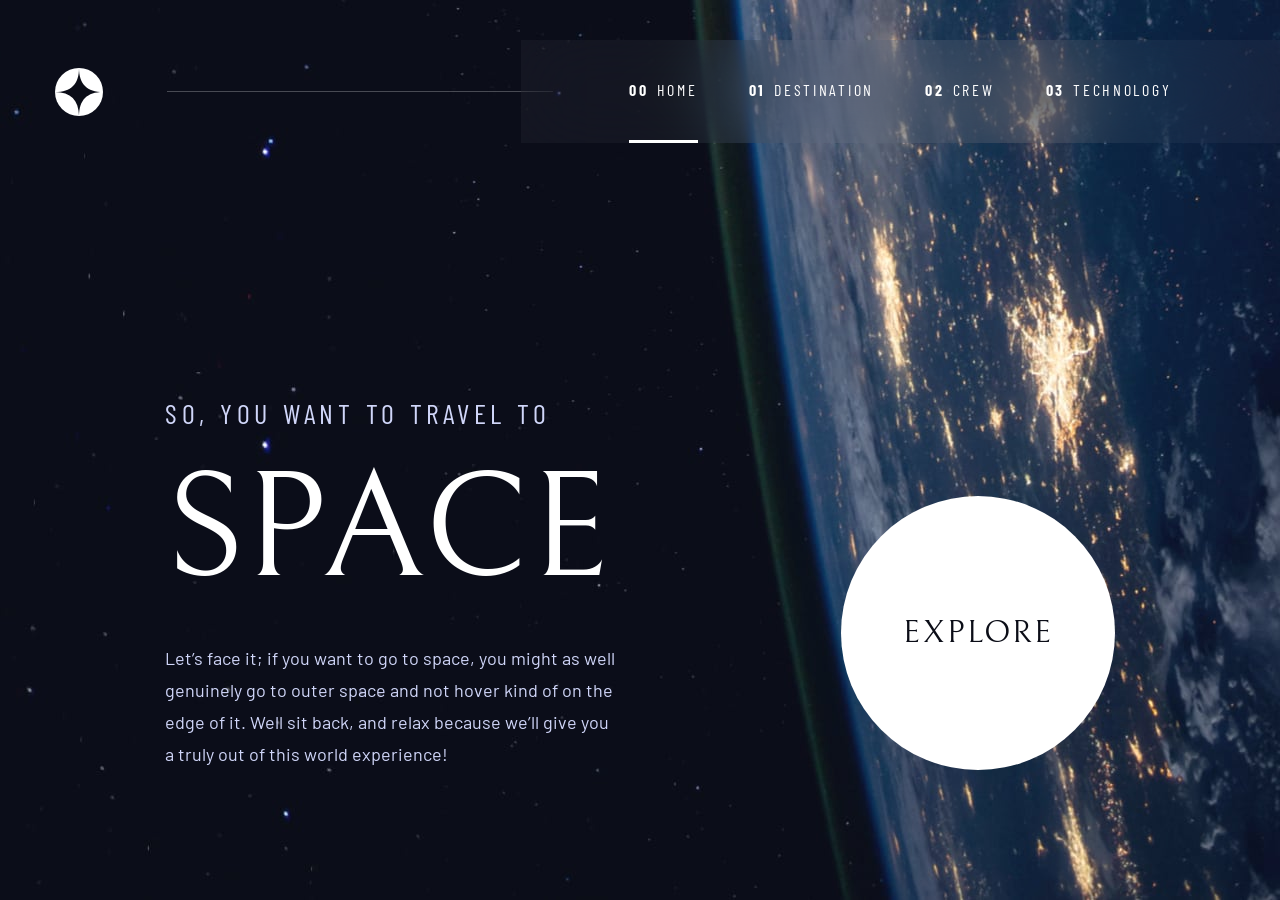
<file: index.html>
<!DOCTYPE html>
<html lang="en">
<head>
  <meta charset="UTF-8">
  <meta name="viewport" content="width=device-width, initial-scale=1.0">
  <meta name="description" content="Space tourism: pick a destination, meet the crew and discover the technology behind your trip.">
  <title>Home | Space tourism website</title>
  <link rel="icon" type="image/png" sizes="32x32" href="assets/favicon-32x32.png">
  <link rel="preconnect" href="https://fonts.googleapis.com">
  <link rel="preconnect" href="https://fonts.gstatic.com" crossorigin>
  <link rel="stylesheet" href="https://fonts.googleapis.com/css2?family=Barlow+Condensed:wght@400;700&family=Barlow:wght@400&family=Bellefair&display=swap">
  <link rel="stylesheet" href="styles.css">
  <script>document.documentElement.classList.add('js')</script>
  <script src="menu.js" defer></script>
</head>
<body class="home">
  <a class="skip-link" href="#main">Skip to content</a>
  <header class="site-header">
    <a class="logo" href="index.html"><img src="assets/shared/logo.svg" alt="Space tourism, home" width="48" height="48"></a>
    <button class="menu-toggle" type="button" aria-expanded="false" aria-controls="primary-nav">
      <img class="icon-open" src="assets/shared/icon-hamburger.svg" alt="" width="24" height="21">
      <img class="icon-close" src="assets/shared/icon-close.svg" alt="" width="20" height="21">
      <span class="sr-only">Menu</span>
    </button>
    <nav id="primary-nav" class="primary-nav" aria-label="Main">
        <ul>
          <li><a href="index.html" aria-current="page"><span class="nav-index" aria-hidden="true">00</span> Home</a></li>
          <li><a href="destination-moon.html"><span class="nav-index" aria-hidden="true">01</span> Destination</a></li>
          <li><a href="crew-commander.html"><span class="nav-index" aria-hidden="true">02</span> Crew</a></li>
          <li><a href="technology-vehicle.html"><span class="nav-index" aria-hidden="true">03</span> Technology</a></li>
        </ul>
    </nav>
  </header>
  <main id="main" class="main-home">
    <div class="intro">
      <h1><span class="tagline">So, you want to travel to</span> <span class="display">Space</span></h1>
      <p>Let’s face it; if you want to go to space, you might as well genuinely go to outer space and not hover kind of on the edge of it. Well sit back, and relax because we’ll give you a truly out of this world experience!</p>
    </div>
    <a class="explore" href="destination-moon.html">Explore</a>
  </main>
</body>
</html>
</file>
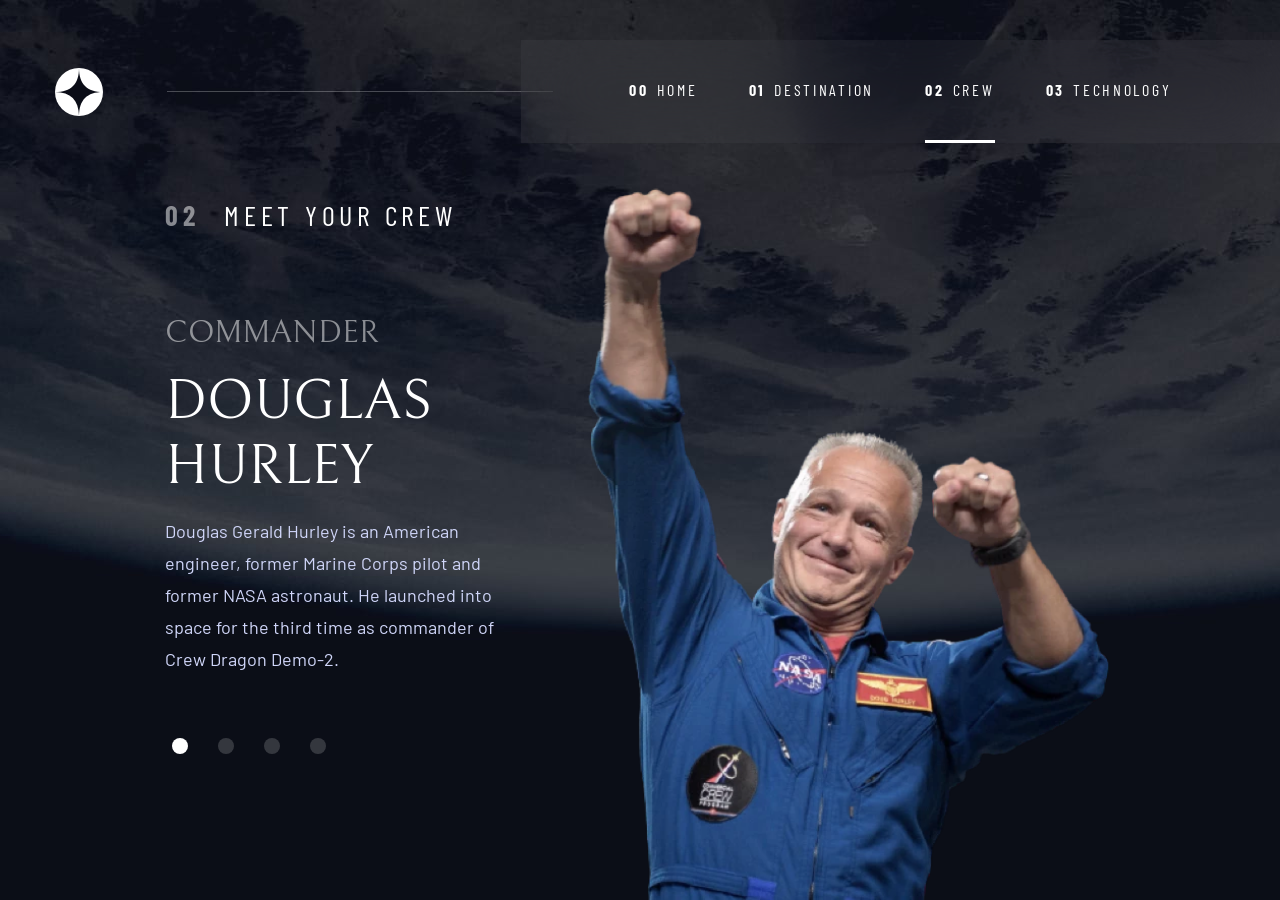
<file: crew-commander.html>
<!DOCTYPE html>
<html lang="en">
<head>
  <meta charset="UTF-8">
  <meta name="viewport" content="width=device-width, initial-scale=1.0">
  <meta name="description" content="Space tourism: pick a destination, meet the crew and discover the technology behind your trip.">
  <title>Douglas Hurley | Space tourism website</title>
  <link rel="icon" type="image/png" sizes="32x32" href="assets/favicon-32x32.png">
  <link rel="preconnect" href="https://fonts.googleapis.com">
  <link rel="preconnect" href="https://fonts.gstatic.com" crossorigin>
  <link rel="stylesheet" href="https://fonts.googleapis.com/css2?family=Barlow+Condensed:wght@400;700&family=Barlow:wght@400&family=Bellefair&display=swap">
  <link rel="stylesheet" href="styles.css">
  <script>document.documentElement.classList.add('js')</script>
  <script src="menu.js" defer></script>
</head>
<body class="crew">
  <a class="skip-link" href="#main">Skip to content</a>
  <header class="site-header">
    <a class="logo" href="index.html"><img src="assets/shared/logo.svg" alt="Space tourism, home" width="48" height="48"></a>
    <button class="menu-toggle" type="button" aria-expanded="false" aria-controls="primary-nav">
      <img class="icon-open" src="assets/shared/icon-hamburger.svg" alt="" width="24" height="21">
      <img class="icon-close" src="assets/shared/icon-close.svg" alt="" width="20" height="21">
      <span class="sr-only">Menu</span>
    </button>
    <nav id="primary-nav" class="primary-nav" aria-label="Main">
        <ul>
          <li><a href="index.html"><span class="nav-index" aria-hidden="true">00</span> Home</a></li>
          <li><a href="destination-moon.html"><span class="nav-index" aria-hidden="true">01</span> Destination</a></li>
          <li><a href="crew-commander.html" aria-current="page"><span class="nav-index" aria-hidden="true">02</span> Crew</a></li>
          <li><a href="technology-vehicle.html"><span class="nav-index" aria-hidden="true">03</span> Technology</a></li>
        </ul>
    </nav>
  </header>
  <main id="main" class="main-crew">
    <h1 class="page-title"><span class="page-title-index" aria-hidden="true">02</span> Meet your crew</h1>
    <picture class="crew-image">
      <source type="image/webp" srcset="assets/crew/image-douglas-hurley.webp">
      <img src="assets/crew/image-douglas-hurley.png" alt="Portrait of Douglas Hurley" width="568" height="712" fetchpriority="high">
    </picture>
    <div class="crew-body">
      <nav class="dots" aria-label="Crew members">
        <ul>
          <li><a href="crew-commander.html" aria-current="page"><span class="sr-only">Douglas Hurley, Commander</span></a></li>
          <li><a href="crew-specialist.html"><span class="sr-only">Mark Shuttleworth, Mission Specialist</span></a></li>
          <li><a href="crew-pilot.html"><span class="sr-only">Victor Glover, Pilot</span></a></li>
          <li><a href="crew-engineer.html"><span class="sr-only">Anousheh Ansari, Flight Engineer</span></a></li>
        </ul>
      </nav>
      <div class="crew-text">
        <h2 class="crew-heading"><span class="role">Commander</span> <span class="name">Douglas Hurley</span></h2>
        <p class="description">Douglas Gerald Hurley is an American engineer, former Marine Corps pilot and former NASA astronaut. He launched into space for the third time as commander of Crew Dragon Demo-2.</p>
      </div>
    </div>
  </main>
</body>
</html>
</file>
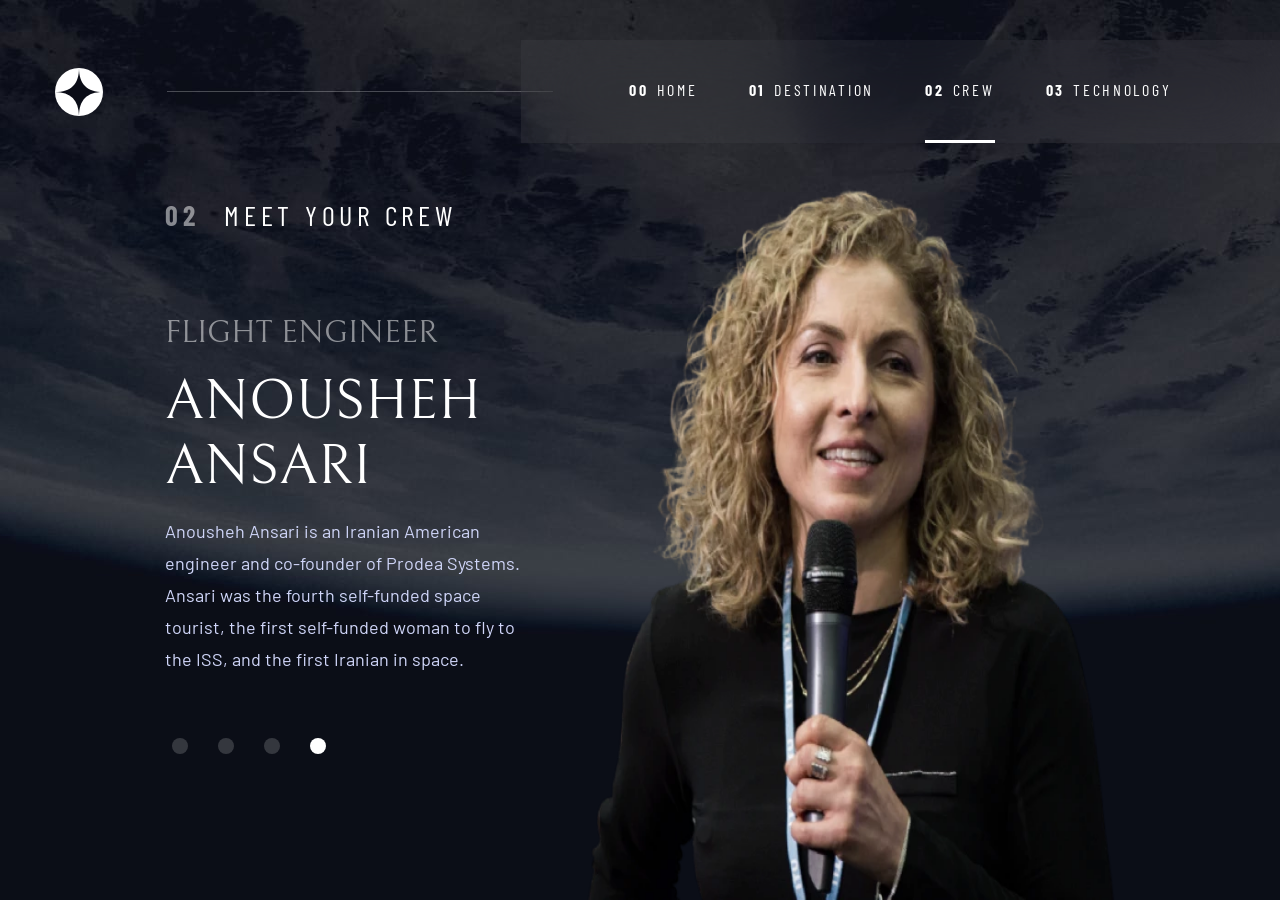
<file: crew-engineer.html>
<!DOCTYPE html>
<html lang="en">
<head>
  <meta charset="UTF-8">
  <meta name="viewport" content="width=device-width, initial-scale=1.0">
  <meta name="description" content="Space tourism: pick a destination, meet the crew and discover the technology behind your trip.">
  <title>Anousheh Ansari | Space tourism website</title>
  <link rel="icon" type="image/png" sizes="32x32" href="assets/favicon-32x32.png">
  <link rel="preconnect" href="https://fonts.googleapis.com">
  <link rel="preconnect" href="https://fonts.gstatic.com" crossorigin>
  <link rel="stylesheet" href="https://fonts.googleapis.com/css2?family=Barlow+Condensed:wght@400;700&family=Barlow:wght@400&family=Bellefair&display=swap">
  <link rel="stylesheet" href="styles.css">
  <script>document.documentElement.classList.add('js')</script>
  <script src="menu.js" defer></script>
</head>
<body class="crew">
  <a class="skip-link" href="#main">Skip to content</a>
  <header class="site-header">
    <a class="logo" href="index.html"><img src="assets/shared/logo.svg" alt="Space tourism, home" width="48" height="48"></a>
    <button class="menu-toggle" type="button" aria-expanded="false" aria-controls="primary-nav">
      <img class="icon-open" src="assets/shared/icon-hamburger.svg" alt="" width="24" height="21">
      <img class="icon-close" src="assets/shared/icon-close.svg" alt="" width="20" height="21">
      <span class="sr-only">Menu</span>
    </button>
    <nav id="primary-nav" class="primary-nav" aria-label="Main">
        <ul>
          <li><a href="index.html"><span class="nav-index" aria-hidden="true">00</span> Home</a></li>
          <li><a href="destination-moon.html"><span class="nav-index" aria-hidden="true">01</span> Destination</a></li>
          <li><a href="crew-commander.html" aria-current="page"><span class="nav-index" aria-hidden="true">02</span> Crew</a></li>
          <li><a href="technology-vehicle.html"><span class="nav-index" aria-hidden="true">03</span> Technology</a></li>
        </ul>
    </nav>
  </header>
  <main id="main" class="main-crew">
    <h1 class="page-title"><span class="page-title-index" aria-hidden="true">02</span> Meet your crew</h1>
    <picture class="crew-image">
      <source type="image/webp" srcset="assets/crew/image-anousheh-ansari.webp">
      <img src="assets/crew/image-anousheh-ansari.png" alt="Portrait of Anousheh Ansari" width="568" height="712">
    </picture>
    <div class="crew-body">
      <nav class="dots" aria-label="Crew members">
        <ul>
          <li><a href="crew-commander.html"><span class="sr-only">Douglas Hurley, Commander</span></a></li>
          <li><a href="crew-specialist.html"><span class="sr-only">Mark Shuttleworth, Mission Specialist</span></a></li>
          <li><a href="crew-pilot.html"><span class="sr-only">Victor Glover, Pilot</span></a></li>
          <li><a href="crew-engineer.html" aria-current="page"><span class="sr-only">Anousheh Ansari, Flight Engineer</span></a></li>
        </ul>
      </nav>
      <div class="crew-text">
        <h2 class="crew-heading"><span class="role">Flight Engineer</span> <span class="name">Anousheh Ansari</span></h2>
        <p class="description">Anousheh Ansari is an Iranian American engineer and co-founder of Prodea Systems. Ansari was the fourth self-funded space tourist, the first self-funded woman to fly to the ISS, and the first Iranian in space.</p>
      </div>
    </div>
  </main>
</body>
</html>
</file>
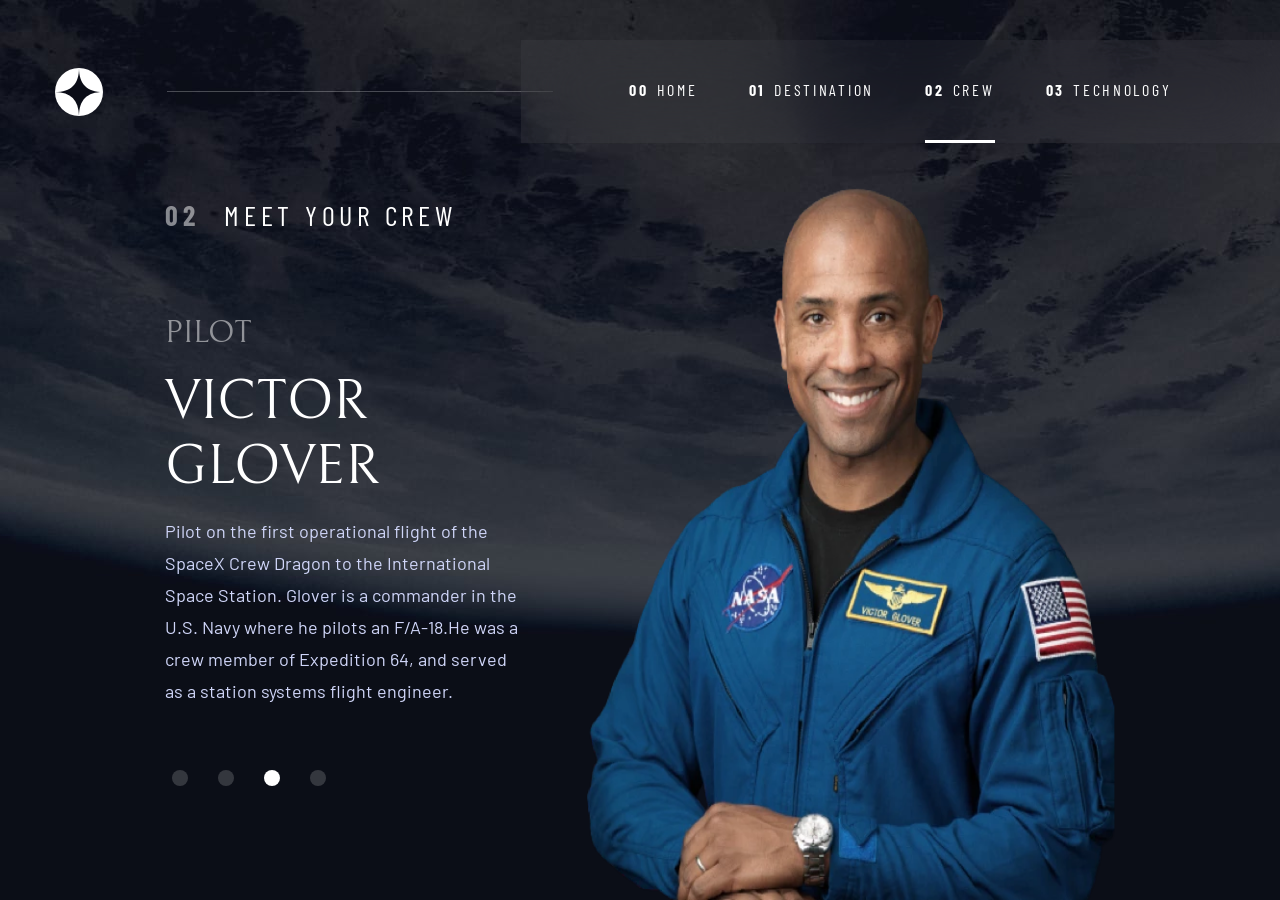
<file: crew-pilot.html>
<!DOCTYPE html>
<html lang="en">
<head>
  <meta charset="UTF-8">
  <meta name="viewport" content="width=device-width, initial-scale=1.0">
  <meta name="description" content="Space tourism: pick a destination, meet the crew and discover the technology behind your trip.">
  <title>Victor Glover | Space tourism website</title>
  <link rel="icon" type="image/png" sizes="32x32" href="assets/favicon-32x32.png">
  <link rel="preconnect" href="https://fonts.googleapis.com">
  <link rel="preconnect" href="https://fonts.gstatic.com" crossorigin>
  <link rel="stylesheet" href="https://fonts.googleapis.com/css2?family=Barlow+Condensed:wght@400;700&family=Barlow:wght@400&family=Bellefair&display=swap">
  <link rel="stylesheet" href="styles.css">
  <script>document.documentElement.classList.add('js')</script>
  <script src="menu.js" defer></script>
</head>
<body class="crew">
  <a class="skip-link" href="#main">Skip to content</a>
  <header class="site-header">
    <a class="logo" href="index.html"><img src="assets/shared/logo.svg" alt="Space tourism, home" width="48" height="48"></a>
    <button class="menu-toggle" type="button" aria-expanded="false" aria-controls="primary-nav">
      <img class="icon-open" src="assets/shared/icon-hamburger.svg" alt="" width="24" height="21">
      <img class="icon-close" src="assets/shared/icon-close.svg" alt="" width="20" height="21">
      <span class="sr-only">Menu</span>
    </button>
    <nav id="primary-nav" class="primary-nav" aria-label="Main">
        <ul>
          <li><a href="index.html"><span class="nav-index" aria-hidden="true">00</span> Home</a></li>
          <li><a href="destination-moon.html"><span class="nav-index" aria-hidden="true">01</span> Destination</a></li>
          <li><a href="crew-commander.html" aria-current="page"><span class="nav-index" aria-hidden="true">02</span> Crew</a></li>
          <li><a href="technology-vehicle.html"><span class="nav-index" aria-hidden="true">03</span> Technology</a></li>
        </ul>
    </nav>
  </header>
  <main id="main" class="main-crew">
    <h1 class="page-title"><span class="page-title-index" aria-hidden="true">02</span> Meet your crew</h1>
    <picture class="crew-image">
      <source type="image/webp" srcset="assets/crew/image-victor-glover.webp">
      <img src="assets/crew/image-victor-glover.png" alt="Portrait of Victor Glover" width="568" height="712">
    </picture>
    <div class="crew-body">
      <nav class="dots" aria-label="Crew members">
        <ul>
          <li><a href="crew-commander.html"><span class="sr-only">Douglas Hurley, Commander</span></a></li>
          <li><a href="crew-specialist.html"><span class="sr-only">Mark Shuttleworth, Mission Specialist</span></a></li>
          <li><a href="crew-pilot.html" aria-current="page"><span class="sr-only">Victor Glover, Pilot</span></a></li>
          <li><a href="crew-engineer.html"><span class="sr-only">Anousheh Ansari, Flight Engineer</span></a></li>
        </ul>
      </nav>
      <div class="crew-text">
        <h2 class="crew-heading"><span class="role">Pilot</span> <span class="name">Victor Glover</span></h2>
        <p class="description">Pilot on the first operational flight of the SpaceX Crew Dragon to the International Space Station. Glover is a commander in the U.S. Navy where he pilots an F/A-18.He was a crew member of Expedition 64, and served as a station systems flight engineer.</p>
      </div>
    </div>
  </main>
</body>
</html>
</file>
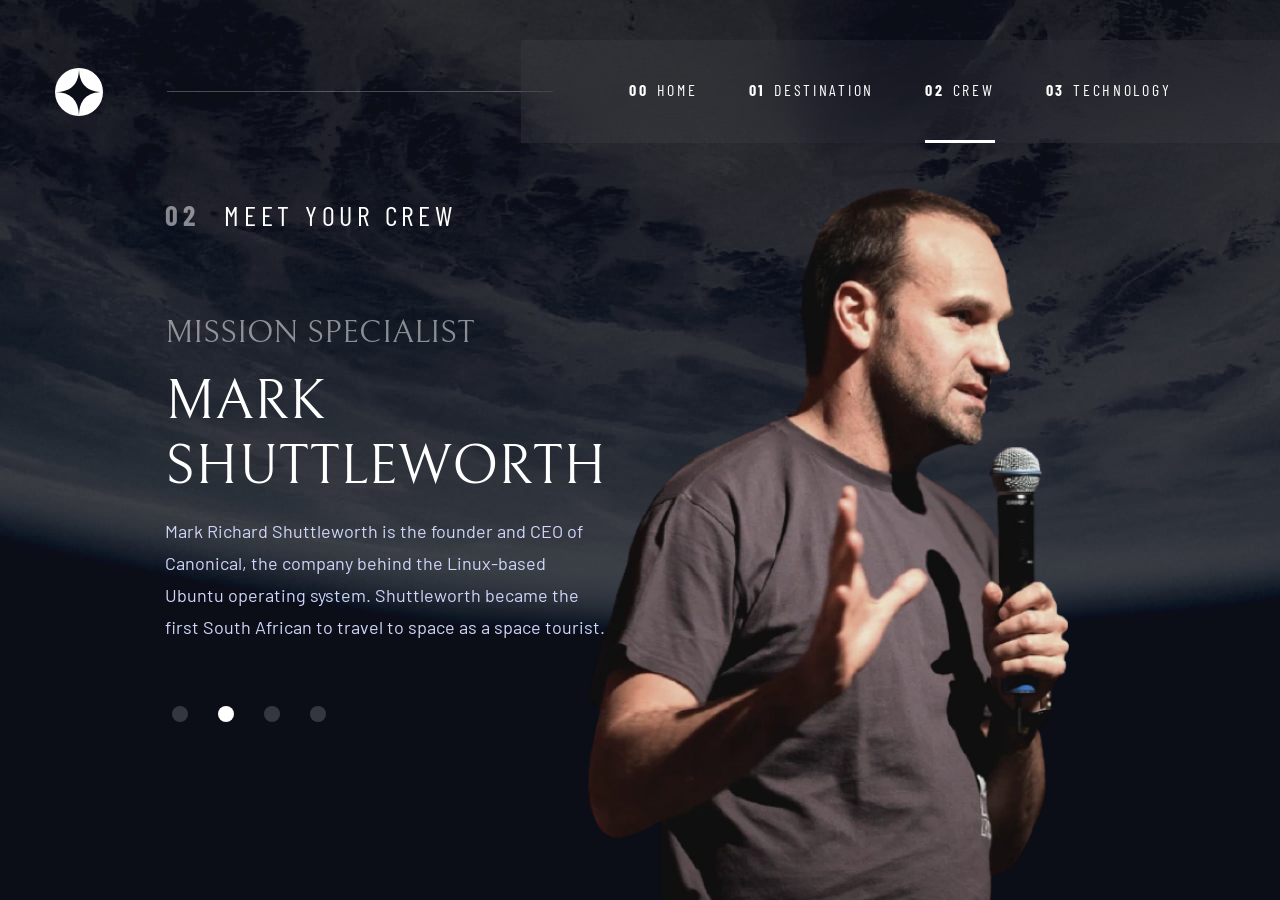
<file: crew-specialist.html>
<!DOCTYPE html>
<html lang="en">
<head>
  <meta charset="UTF-8">
  <meta name="viewport" content="width=device-width, initial-scale=1.0">
  <meta name="description" content="Space tourism: pick a destination, meet the crew and discover the technology behind your trip.">
  <title>Mark Shuttleworth | Space tourism website</title>
  <link rel="icon" type="image/png" sizes="32x32" href="assets/favicon-32x32.png">
  <link rel="preconnect" href="https://fonts.googleapis.com">
  <link rel="preconnect" href="https://fonts.gstatic.com" crossorigin>
  <link rel="stylesheet" href="https://fonts.googleapis.com/css2?family=Barlow+Condensed:wght@400;700&family=Barlow:wght@400&family=Bellefair&display=swap">
  <link rel="stylesheet" href="styles.css">
  <script>document.documentElement.classList.add('js')</script>
  <script src="menu.js" defer></script>
</head>
<body class="crew">
  <a class="skip-link" href="#main">Skip to content</a>
  <header class="site-header">
    <a class="logo" href="index.html"><img src="assets/shared/logo.svg" alt="Space tourism, home" width="48" height="48"></a>
    <button class="menu-toggle" type="button" aria-expanded="false" aria-controls="primary-nav">
      <img class="icon-open" src="assets/shared/icon-hamburger.svg" alt="" width="24" height="21">
      <img class="icon-close" src="assets/shared/icon-close.svg" alt="" width="20" height="21">
      <span class="sr-only">Menu</span>
    </button>
    <nav id="primary-nav" class="primary-nav" aria-label="Main">
        <ul>
          <li><a href="index.html"><span class="nav-index" aria-hidden="true">00</span> Home</a></li>
          <li><a href="destination-moon.html"><span class="nav-index" aria-hidden="true">01</span> Destination</a></li>
          <li><a href="crew-commander.html" aria-current="page"><span class="nav-index" aria-hidden="true">02</span> Crew</a></li>
          <li><a href="technology-vehicle.html"><span class="nav-index" aria-hidden="true">03</span> Technology</a></li>
        </ul>
    </nav>
  </header>
  <main id="main" class="main-crew">
    <h1 class="page-title"><span class="page-title-index" aria-hidden="true">02</span> Meet your crew</h1>
    <picture class="crew-image">
      <source type="image/webp" srcset="assets/crew/image-mark-shuttleworth.webp">
      <img src="assets/crew/image-mark-shuttleworth.png" alt="Portrait of Mark Shuttleworth" width="568" height="712">
    </picture>
    <div class="crew-body">
      <nav class="dots" aria-label="Crew members">
        <ul>
          <li><a href="crew-commander.html"><span class="sr-only">Douglas Hurley, Commander</span></a></li>
          <li><a href="crew-specialist.html" aria-current="page"><span class="sr-only">Mark Shuttleworth, Mission Specialist</span></a></li>
          <li><a href="crew-pilot.html"><span class="sr-only">Victor Glover, Pilot</span></a></li>
          <li><a href="crew-engineer.html"><span class="sr-only">Anousheh Ansari, Flight Engineer</span></a></li>
        </ul>
      </nav>
      <div class="crew-text">
        <h2 class="crew-heading"><span class="role">Mission Specialist</span> <span class="name">Mark Shuttleworth</span></h2>
        <p class="description">Mark Richard Shuttleworth is the founder and CEO of Canonical, the company behind the Linux-based Ubuntu operating system. Shuttleworth became the first South African to travel to space as a space tourist.</p>
      </div>
    </div>
  </main>
</body>
</html>
</file>
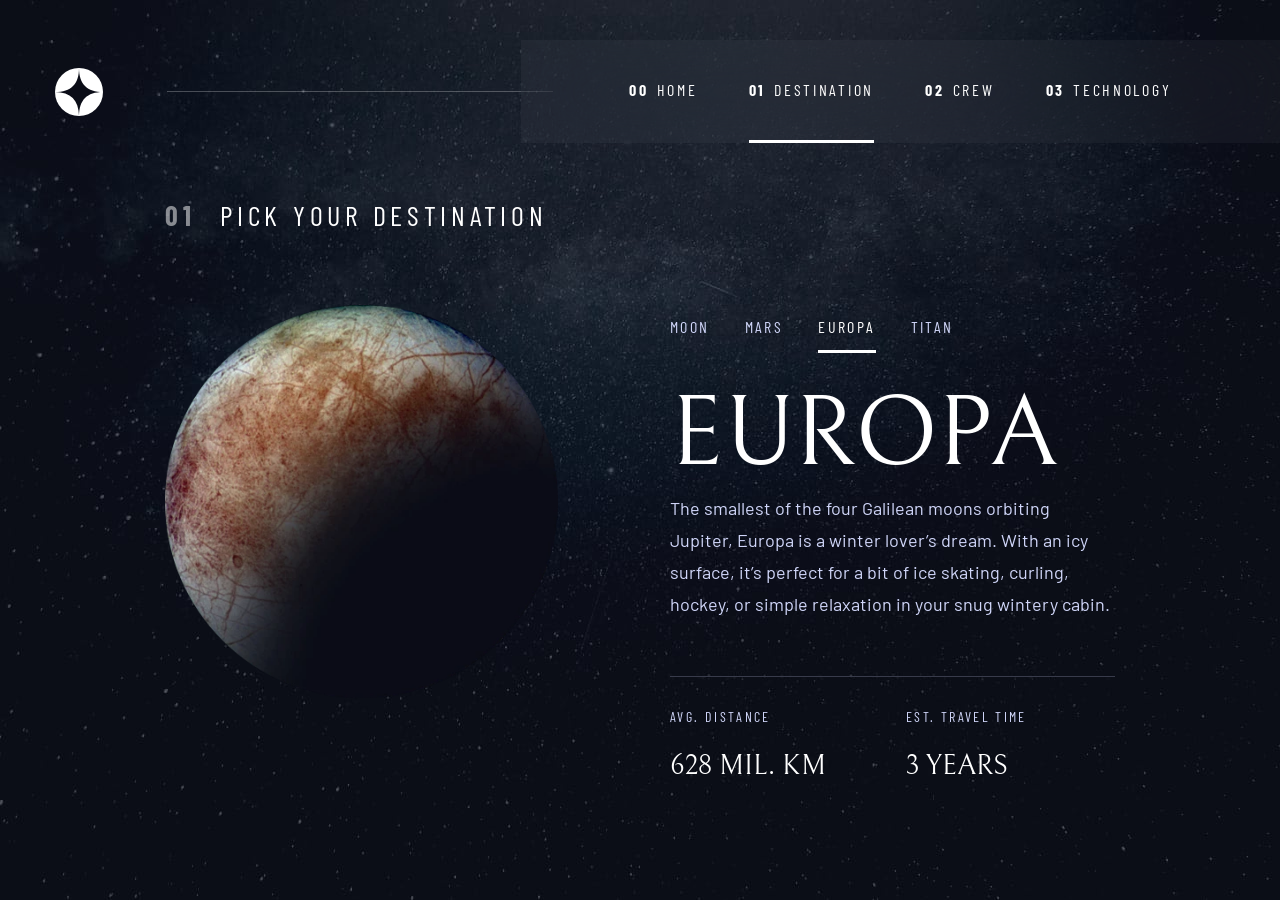
<file: destination-europa.html>
<!DOCTYPE html>
<html lang="en">
<head>
  <meta charset="UTF-8">
  <meta name="viewport" content="width=device-width, initial-scale=1.0">
  <meta name="description" content="Space tourism: pick a destination, meet the crew and discover the technology behind your trip.">
  <title>Europa | Space tourism website</title>
  <link rel="icon" type="image/png" sizes="32x32" href="assets/favicon-32x32.png">
  <link rel="preconnect" href="https://fonts.googleapis.com">
  <link rel="preconnect" href="https://fonts.gstatic.com" crossorigin>
  <link rel="stylesheet" href="https://fonts.googleapis.com/css2?family=Barlow+Condensed:wght@400;700&family=Barlow:wght@400&family=Bellefair&display=swap">
  <link rel="stylesheet" href="styles.css">
  <script>document.documentElement.classList.add('js')</script>
  <script src="menu.js" defer></script>
</head>
<body class="destination">
  <a class="skip-link" href="#main">Skip to content</a>
  <header class="site-header">
    <a class="logo" href="index.html"><img src="assets/shared/logo.svg" alt="Space tourism, home" width="48" height="48"></a>
    <button class="menu-toggle" type="button" aria-expanded="false" aria-controls="primary-nav">
      <img class="icon-open" src="assets/shared/icon-hamburger.svg" alt="" width="24" height="21">
      <img class="icon-close" src="assets/shared/icon-close.svg" alt="" width="20" height="21">
      <span class="sr-only">Menu</span>
    </button>
    <nav id="primary-nav" class="primary-nav" aria-label="Main">
        <ul>
          <li><a href="index.html"><span class="nav-index" aria-hidden="true">00</span> Home</a></li>
          <li><a href="destination-moon.html" aria-current="page"><span class="nav-index" aria-hidden="true">01</span> Destination</a></li>
          <li><a href="crew-commander.html"><span class="nav-index" aria-hidden="true">02</span> Crew</a></li>
          <li><a href="technology-vehicle.html"><span class="nav-index" aria-hidden="true">03</span> Technology</a></li>
        </ul>
    </nav>
  </header>
  <main id="main" class="main-destination">
    <h1 class="page-title"><span class="page-title-index" aria-hidden="true">01</span> Pick your destination</h1>
    <picture class="destination-image">
      <source type="image/webp" srcset="assets/destination/image-europa.webp">
      <img src="assets/destination/image-europa.png" alt="Europa" width="445" height="445">
    </picture>
    <div class="destination-body">
      <nav class="tabs" aria-label="Destinations">
        <ul>
          <li><a href="destination-moon.html">Moon</a></li>
          <li><a href="destination-mars.html">Mars</a></li>
          <li><a href="destination-europa.html" aria-current="page">Europa</a></li>
          <li><a href="destination-titan.html">Titan</a></li>
        </ul>
      </nav>
      <h2 class="name">Europa</h2>
      <p class="description">The smallest of the four Galilean moons orbiting Jupiter, Europa is a winter lover’s dream. With an icy surface, it’s perfect for a bit of ice skating, curling, hockey, or simple relaxation in your snug wintery cabin.</p>
      <dl class="stats">
        <div><dt>Avg. distance</dt><dd>628 mil. km</dd></div>
        <div><dt>Est. travel time</dt><dd>3 years</dd></div>
      </dl>
    </div>
  </main>
</body>
</html>
</file>
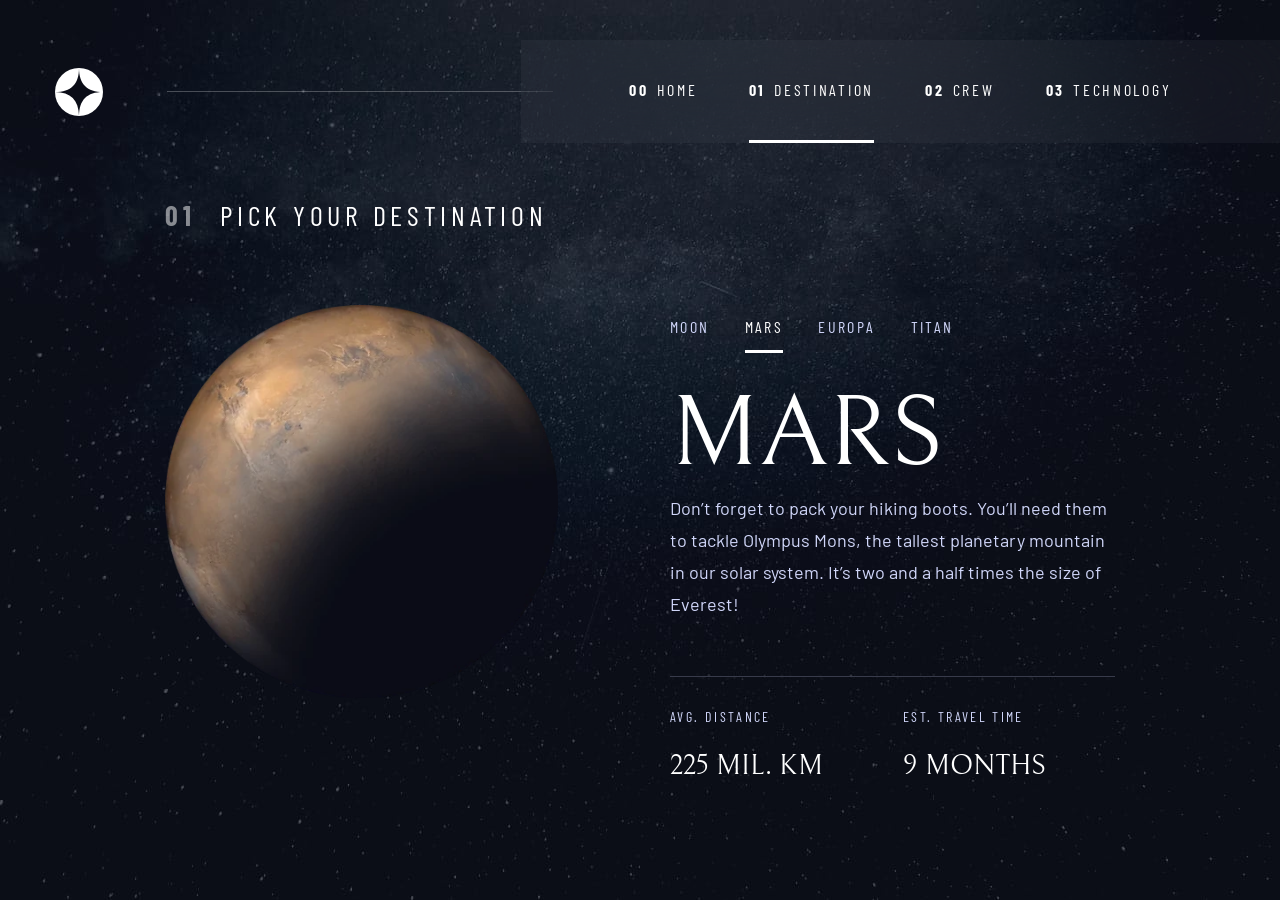
<file: destination-mars.html>
<!DOCTYPE html>
<html lang="en">
<head>
  <meta charset="UTF-8">
  <meta name="viewport" content="width=device-width, initial-scale=1.0">
  <meta name="description" content="Space tourism: pick a destination, meet the crew and discover the technology behind your trip.">
  <title>Mars | Space tourism website</title>
  <link rel="icon" type="image/png" sizes="32x32" href="assets/favicon-32x32.png">
  <link rel="preconnect" href="https://fonts.googleapis.com">
  <link rel="preconnect" href="https://fonts.gstatic.com" crossorigin>
  <link rel="stylesheet" href="https://fonts.googleapis.com/css2?family=Barlow+Condensed:wght@400;700&family=Barlow:wght@400&family=Bellefair&display=swap">
  <link rel="stylesheet" href="styles.css">
  <script>document.documentElement.classList.add('js')</script>
  <script src="menu.js" defer></script>
</head>
<body class="destination">
  <a class="skip-link" href="#main">Skip to content</a>
  <header class="site-header">
    <a class="logo" href="index.html"><img src="assets/shared/logo.svg" alt="Space tourism, home" width="48" height="48"></a>
    <button class="menu-toggle" type="button" aria-expanded="false" aria-controls="primary-nav">
      <img class="icon-open" src="assets/shared/icon-hamburger.svg" alt="" width="24" height="21">
      <img class="icon-close" src="assets/shared/icon-close.svg" alt="" width="20" height="21">
      <span class="sr-only">Menu</span>
    </button>
    <nav id="primary-nav" class="primary-nav" aria-label="Main">
        <ul>
          <li><a href="index.html"><span class="nav-index" aria-hidden="true">00</span> Home</a></li>
          <li><a href="destination-moon.html" aria-current="page"><span class="nav-index" aria-hidden="true">01</span> Destination</a></li>
          <li><a href="crew-commander.html"><span class="nav-index" aria-hidden="true">02</span> Crew</a></li>
          <li><a href="technology-vehicle.html"><span class="nav-index" aria-hidden="true">03</span> Technology</a></li>
        </ul>
    </nav>
  </header>
  <main id="main" class="main-destination">
    <h1 class="page-title"><span class="page-title-index" aria-hidden="true">01</span> Pick your destination</h1>
    <picture class="destination-image">
      <source type="image/webp" srcset="assets/destination/image-mars.webp">
      <img src="assets/destination/image-mars.png" alt="Mars" width="445" height="445">
    </picture>
    <div class="destination-body">
      <nav class="tabs" aria-label="Destinations">
        <ul>
          <li><a href="destination-moon.html">Moon</a></li>
          <li><a href="destination-mars.html" aria-current="page">Mars</a></li>
          <li><a href="destination-europa.html">Europa</a></li>
          <li><a href="destination-titan.html">Titan</a></li>
        </ul>
      </nav>
      <h2 class="name">Mars</h2>
      <p class="description">Don’t forget to pack your hiking boots. You’ll need them to tackle Olympus Mons, the tallest planetary mountain in our solar system. It’s two and a half times the size of Everest!</p>
      <dl class="stats">
        <div><dt>Avg. distance</dt><dd>225 mil. km</dd></div>
        <div><dt>Est. travel time</dt><dd>9 months</dd></div>
      </dl>
    </div>
  </main>
</body>
</html>
</file>
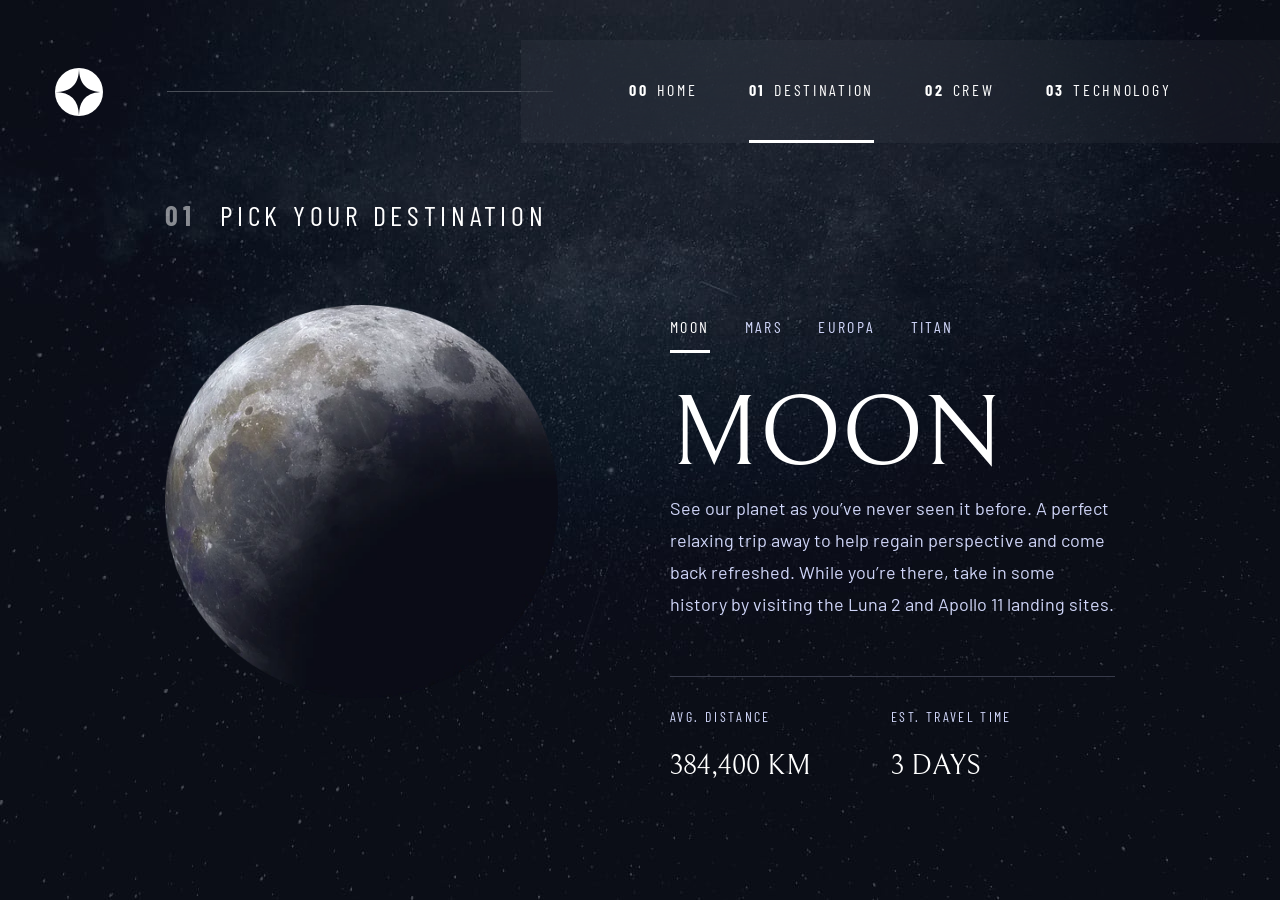
<file: destination-moon.html>
<!DOCTYPE html>
<html lang="en">
<head>
  <meta charset="UTF-8">
  <meta name="viewport" content="width=device-width, initial-scale=1.0">
  <meta name="description" content="Space tourism: pick a destination, meet the crew and discover the technology behind your trip.">
  <title>Moon | Space tourism website</title>
  <link rel="icon" type="image/png" sizes="32x32" href="assets/favicon-32x32.png">
  <link rel="preconnect" href="https://fonts.googleapis.com">
  <link rel="preconnect" href="https://fonts.gstatic.com" crossorigin>
  <link rel="stylesheet" href="https://fonts.googleapis.com/css2?family=Barlow+Condensed:wght@400;700&family=Barlow:wght@400&family=Bellefair&display=swap">
  <link rel="stylesheet" href="styles.css">
  <script>document.documentElement.classList.add('js')</script>
  <script src="menu.js" defer></script>
</head>
<body class="destination">
  <a class="skip-link" href="#main">Skip to content</a>
  <header class="site-header">
    <a class="logo" href="index.html"><img src="assets/shared/logo.svg" alt="Space tourism, home" width="48" height="48"></a>
    <button class="menu-toggle" type="button" aria-expanded="false" aria-controls="primary-nav">
      <img class="icon-open" src="assets/shared/icon-hamburger.svg" alt="" width="24" height="21">
      <img class="icon-close" src="assets/shared/icon-close.svg" alt="" width="20" height="21">
      <span class="sr-only">Menu</span>
    </button>
    <nav id="primary-nav" class="primary-nav" aria-label="Main">
        <ul>
          <li><a href="index.html"><span class="nav-index" aria-hidden="true">00</span> Home</a></li>
          <li><a href="destination-moon.html" aria-current="page"><span class="nav-index" aria-hidden="true">01</span> Destination</a></li>
          <li><a href="crew-commander.html"><span class="nav-index" aria-hidden="true">02</span> Crew</a></li>
          <li><a href="technology-vehicle.html"><span class="nav-index" aria-hidden="true">03</span> Technology</a></li>
        </ul>
    </nav>
  </header>
  <main id="main" class="main-destination">
    <h1 class="page-title"><span class="page-title-index" aria-hidden="true">01</span> Pick your destination</h1>
    <picture class="destination-image">
      <source type="image/webp" srcset="assets/destination/image-moon.webp">
      <img src="assets/destination/image-moon.png" alt="Moon" width="445" height="445" fetchpriority="high">
    </picture>
    <div class="destination-body">
      <nav class="tabs" aria-label="Destinations">
        <ul>
          <li><a href="destination-moon.html" aria-current="page">Moon</a></li>
          <li><a href="destination-mars.html">Mars</a></li>
          <li><a href="destination-europa.html">Europa</a></li>
          <li><a href="destination-titan.html">Titan</a></li>
        </ul>
      </nav>
      <h2 class="name">Moon</h2>
      <p class="description">See our planet as you’ve never seen it before. A perfect relaxing trip away to help regain perspective and come back refreshed. While you’re there, take in some history by visiting the Luna 2 and Apollo 11 landing sites.</p>
      <dl class="stats">
        <div><dt>Avg. distance</dt><dd>384,400 km</dd></div>
        <div><dt>Est. travel time</dt><dd>3 days</dd></div>
      </dl>
    </div>
  </main>
</body>
</html>
</file>
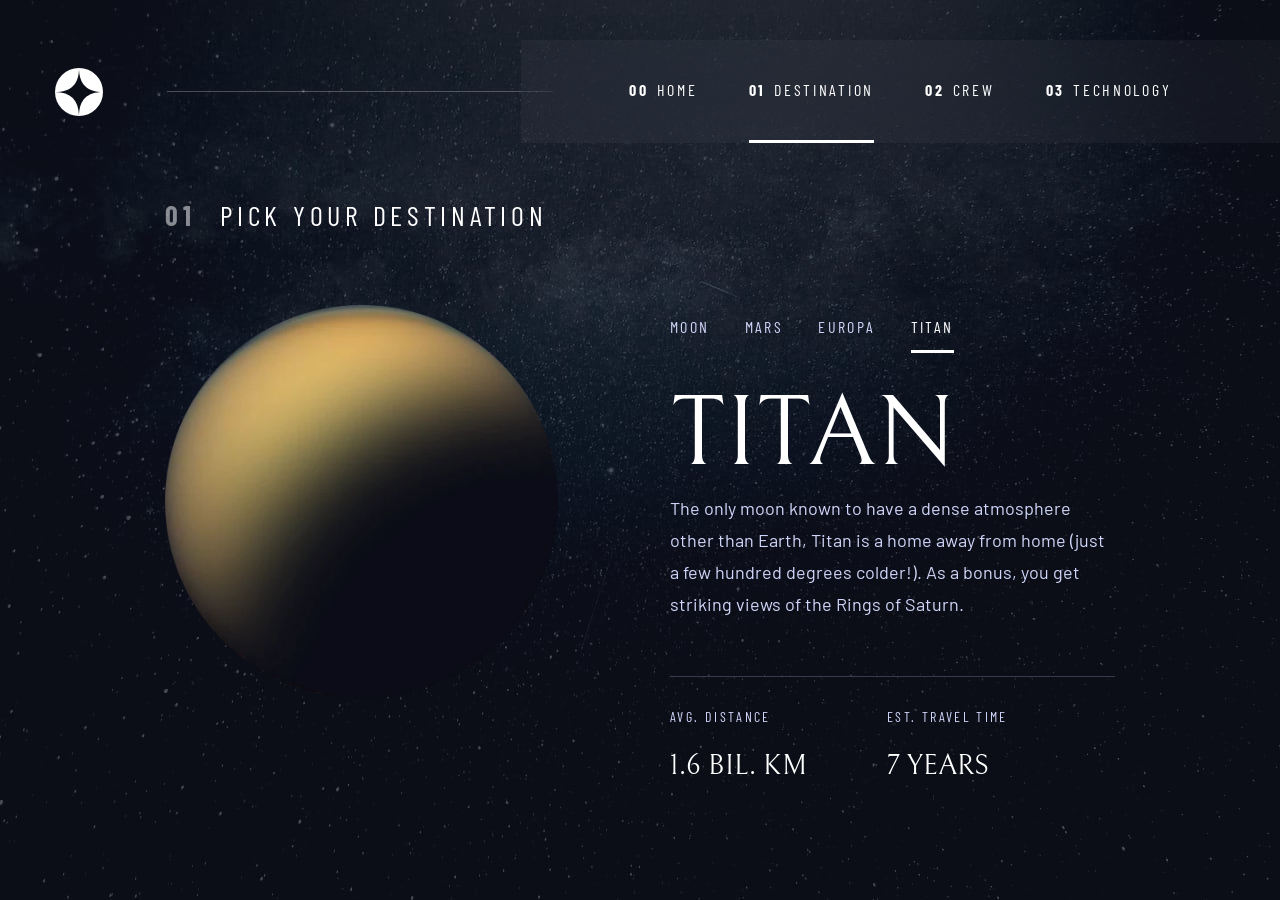
<file: destination-titan.html>
<!DOCTYPE html>
<html lang="en">
<head>
  <meta charset="UTF-8">
  <meta name="viewport" content="width=device-width, initial-scale=1.0">
  <meta name="description" content="Space tourism: pick a destination, meet the crew and discover the technology behind your trip.">
  <title>Titan | Space tourism website</title>
  <link rel="icon" type="image/png" sizes="32x32" href="assets/favicon-32x32.png">
  <link rel="preconnect" href="https://fonts.googleapis.com">
  <link rel="preconnect" href="https://fonts.gstatic.com" crossorigin>
  <link rel="stylesheet" href="https://fonts.googleapis.com/css2?family=Barlow+Condensed:wght@400;700&family=Barlow:wght@400&family=Bellefair&display=swap">
  <link rel="stylesheet" href="styles.css">
  <script>document.documentElement.classList.add('js')</script>
  <script src="menu.js" defer></script>
</head>
<body class="destination">
  <a class="skip-link" href="#main">Skip to content</a>
  <header class="site-header">
    <a class="logo" href="index.html"><img src="assets/shared/logo.svg" alt="Space tourism, home" width="48" height="48"></a>
    <button class="menu-toggle" type="button" aria-expanded="false" aria-controls="primary-nav">
      <img class="icon-open" src="assets/shared/icon-hamburger.svg" alt="" width="24" height="21">
      <img class="icon-close" src="assets/shared/icon-close.svg" alt="" width="20" height="21">
      <span class="sr-only">Menu</span>
    </button>
    <nav id="primary-nav" class="primary-nav" aria-label="Main">
        <ul>
          <li><a href="index.html"><span class="nav-index" aria-hidden="true">00</span> Home</a></li>
          <li><a href="destination-moon.html" aria-current="page"><span class="nav-index" aria-hidden="true">01</span> Destination</a></li>
          <li><a href="crew-commander.html"><span class="nav-index" aria-hidden="true">02</span> Crew</a></li>
          <li><a href="technology-vehicle.html"><span class="nav-index" aria-hidden="true">03</span> Technology</a></li>
        </ul>
    </nav>
  </header>
  <main id="main" class="main-destination">
    <h1 class="page-title"><span class="page-title-index" aria-hidden="true">01</span> Pick your destination</h1>
    <picture class="destination-image">
      <source type="image/webp" srcset="assets/destination/image-titan.webp">
      <img src="assets/destination/image-titan.png" alt="Titan" width="445" height="445">
    </picture>
    <div class="destination-body">
      <nav class="tabs" aria-label="Destinations">
        <ul>
          <li><a href="destination-moon.html">Moon</a></li>
          <li><a href="destination-mars.html">Mars</a></li>
          <li><a href="destination-europa.html">Europa</a></li>
          <li><a href="destination-titan.html" aria-current="page">Titan</a></li>
        </ul>
      </nav>
      <h2 class="name">Titan</h2>
      <p class="description">The only moon known to have a dense atmosphere other than Earth, Titan is a home away from home (just a few hundred degrees colder!). As a bonus, you get striking views of the Rings of Saturn.</p>
      <dl class="stats">
        <div><dt>Avg. distance</dt><dd>1.6 bil. km</dd></div>
        <div><dt>Est. travel time</dt><dd>7 years</dd></div>
      </dl>
    </div>
  </main>
</body>
</html>
</file>
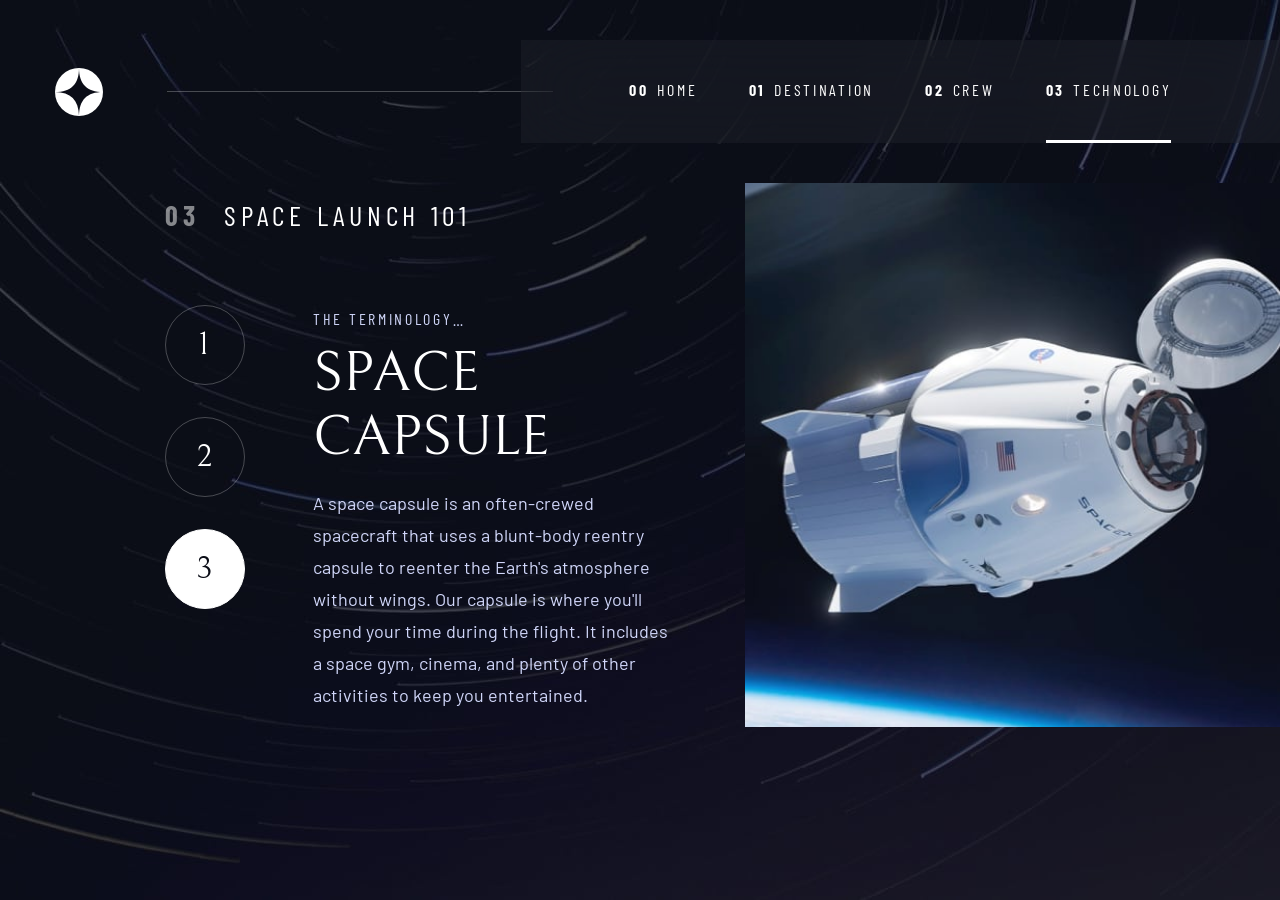
<file: technology-capsule.html>
<!DOCTYPE html>
<html lang="en">
<head>
  <meta charset="UTF-8">
  <meta name="viewport" content="width=device-width, initial-scale=1.0">
  <meta name="description" content="Space tourism: pick a destination, meet the crew and discover the technology behind your trip.">
  <title>Space capsule | Space tourism website</title>
  <link rel="icon" type="image/png" sizes="32x32" href="assets/favicon-32x32.png">
  <link rel="preconnect" href="https://fonts.googleapis.com">
  <link rel="preconnect" href="https://fonts.gstatic.com" crossorigin>
  <link rel="stylesheet" href="https://fonts.googleapis.com/css2?family=Barlow+Condensed:wght@400;700&family=Barlow:wght@400&family=Bellefair&display=swap">
  <link rel="stylesheet" href="styles.css">
  <script>document.documentElement.classList.add('js')</script>
  <script src="menu.js" defer></script>
</head>
<body class="technology">
  <a class="skip-link" href="#main">Skip to content</a>
  <header class="site-header">
    <a class="logo" href="index.html"><img src="assets/shared/logo.svg" alt="Space tourism, home" width="48" height="48"></a>
    <button class="menu-toggle" type="button" aria-expanded="false" aria-controls="primary-nav">
      <img class="icon-open" src="assets/shared/icon-hamburger.svg" alt="" width="24" height="21">
      <img class="icon-close" src="assets/shared/icon-close.svg" alt="" width="20" height="21">
      <span class="sr-only">Menu</span>
    </button>
    <nav id="primary-nav" class="primary-nav" aria-label="Main">
        <ul>
          <li><a href="index.html"><span class="nav-index" aria-hidden="true">00</span> Home</a></li>
          <li><a href="destination-moon.html"><span class="nav-index" aria-hidden="true">01</span> Destination</a></li>
          <li><a href="crew-commander.html"><span class="nav-index" aria-hidden="true">02</span> Crew</a></li>
          <li><a href="technology-vehicle.html" aria-current="page"><span class="nav-index" aria-hidden="true">03</span> Technology</a></li>
        </ul>
    </nav>
  </header>
  <main id="main" class="main-technology">
    <h1 class="page-title"><span class="page-title-index" aria-hidden="true">03</span> Space launch 101</h1>
    <picture class="tech-image">
      <source media="(min-width: 64em)" srcset="assets/technology/image-space-capsule-portrait.jpg">
      <img src="assets/technology/image-space-capsule-landscape.jpg" alt="" width="768" height="310">
    </picture>
    <div class="tech-body">
      <nav class="numbers" aria-label="Technologies">
        <ul>
          <li><a href="technology-vehicle.html"><span aria-hidden="true">1</span><span class="sr-only">Launch vehicle</span></a></li>
          <li><a href="technology-spaceport.html"><span aria-hidden="true">2</span><span class="sr-only">Spaceport</span></a></li>
          <li><a href="technology-capsule.html" aria-current="page"><span aria-hidden="true">3</span><span class="sr-only">Space capsule</span></a></li>
        </ul>
      </nav>
      <div class="tech-text">
        <h2><span class="label">The terminology…</span> <span class="name">Space capsule</span></h2>
        <p class="description">A space capsule is an often-crewed spacecraft that uses a blunt-body reentry capsule to reenter the Earth's atmosphere without wings. Our capsule is where you'll spend your time during the flight. It includes a space gym, cinema, and plenty of other activities to keep you entertained.</p>
      </div>
    </div>
  </main>
</body>
</html>
</file>
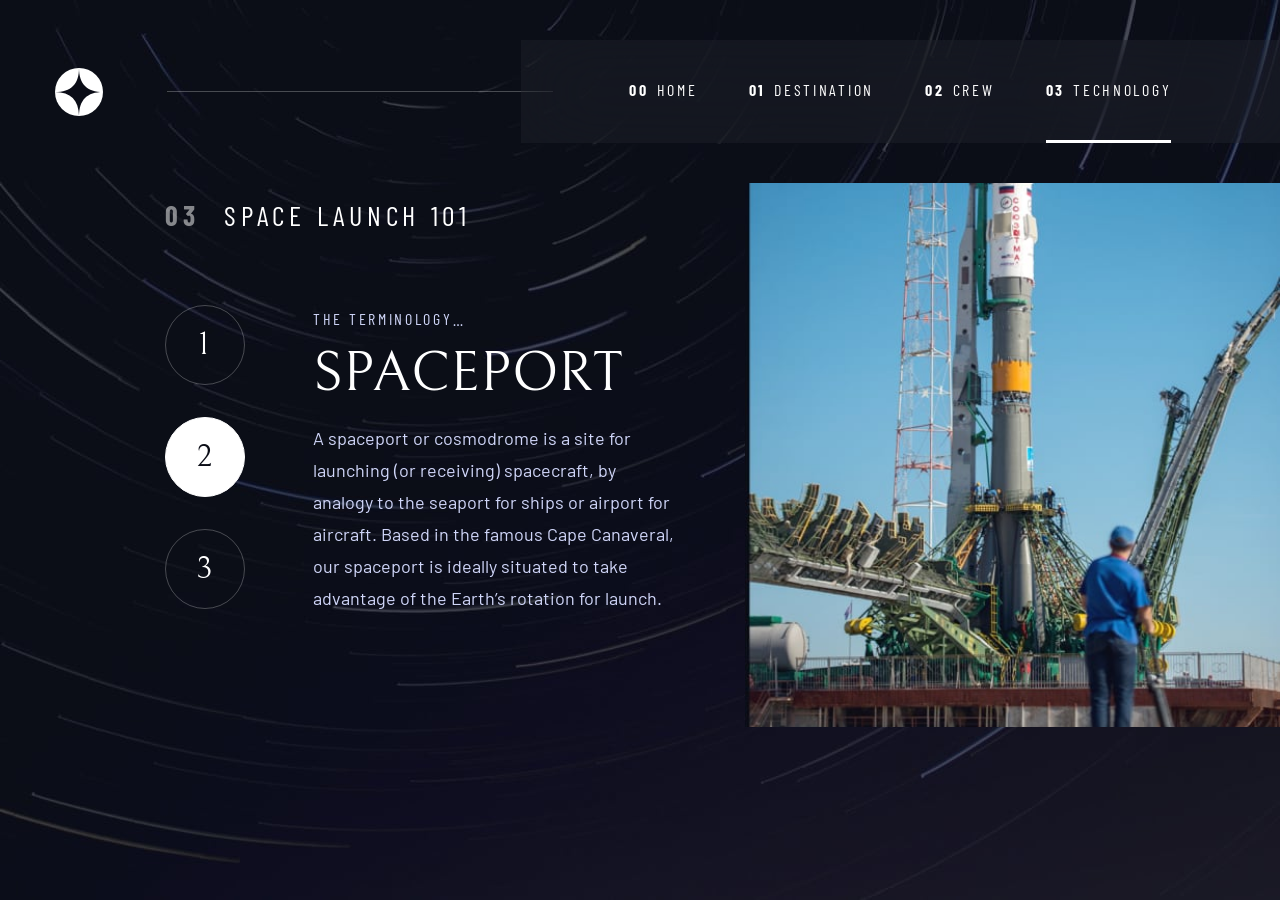
<file: technology-spaceport.html>
<!DOCTYPE html>
<html lang="en">
<head>
  <meta charset="UTF-8">
  <meta name="viewport" content="width=device-width, initial-scale=1.0">
  <meta name="description" content="Space tourism: pick a destination, meet the crew and discover the technology behind your trip.">
  <title>Spaceport | Space tourism website</title>
  <link rel="icon" type="image/png" sizes="32x32" href="assets/favicon-32x32.png">
  <link rel="preconnect" href="https://fonts.googleapis.com">
  <link rel="preconnect" href="https://fonts.gstatic.com" crossorigin>
  <link rel="stylesheet" href="https://fonts.googleapis.com/css2?family=Barlow+Condensed:wght@400;700&family=Barlow:wght@400&family=Bellefair&display=swap">
  <link rel="stylesheet" href="styles.css">
  <script>document.documentElement.classList.add('js')</script>
  <script src="menu.js" defer></script>
</head>
<body class="technology">
  <a class="skip-link" href="#main">Skip to content</a>
  <header class="site-header">
    <a class="logo" href="index.html"><img src="assets/shared/logo.svg" alt="Space tourism, home" width="48" height="48"></a>
    <button class="menu-toggle" type="button" aria-expanded="false" aria-controls="primary-nav">
      <img class="icon-open" src="assets/shared/icon-hamburger.svg" alt="" width="24" height="21">
      <img class="icon-close" src="assets/shared/icon-close.svg" alt="" width="20" height="21">
      <span class="sr-only">Menu</span>
    </button>
    <nav id="primary-nav" class="primary-nav" aria-label="Main">
        <ul>
          <li><a href="index.html"><span class="nav-index" aria-hidden="true">00</span> Home</a></li>
          <li><a href="destination-moon.html"><span class="nav-index" aria-hidden="true">01</span> Destination</a></li>
          <li><a href="crew-commander.html"><span class="nav-index" aria-hidden="true">02</span> Crew</a></li>
          <li><a href="technology-vehicle.html" aria-current="page"><span class="nav-index" aria-hidden="true">03</span> Technology</a></li>
        </ul>
    </nav>
  </header>
  <main id="main" class="main-technology">
    <h1 class="page-title"><span class="page-title-index" aria-hidden="true">03</span> Space launch 101</h1>
    <picture class="tech-image">
      <source media="(min-width: 64em)" srcset="assets/technology/image-spaceport-portrait.jpg">
      <img src="assets/technology/image-spaceport-landscape.jpg" alt="" width="768" height="310">
    </picture>
    <div class="tech-body">
      <nav class="numbers" aria-label="Technologies">
        <ul>
          <li><a href="technology-vehicle.html"><span aria-hidden="true">1</span><span class="sr-only">Launch vehicle</span></a></li>
          <li><a href="technology-spaceport.html" aria-current="page"><span aria-hidden="true">2</span><span class="sr-only">Spaceport</span></a></li>
          <li><a href="technology-capsule.html"><span aria-hidden="true">3</span><span class="sr-only">Space capsule</span></a></li>
        </ul>
      </nav>
      <div class="tech-text">
        <h2><span class="label">The terminology…</span> <span class="name">Spaceport</span></h2>
        <p class="description">A spaceport or cosmodrome is a site for launching (or receiving) spacecraft, by analogy to the seaport for ships or airport for aircraft. Based in the famous Cape Canaveral, our spaceport is ideally situated to take advantage of the Earth’s rotation for launch.</p>
      </div>
    </div>
  </main>
</body>
</html>
</file>
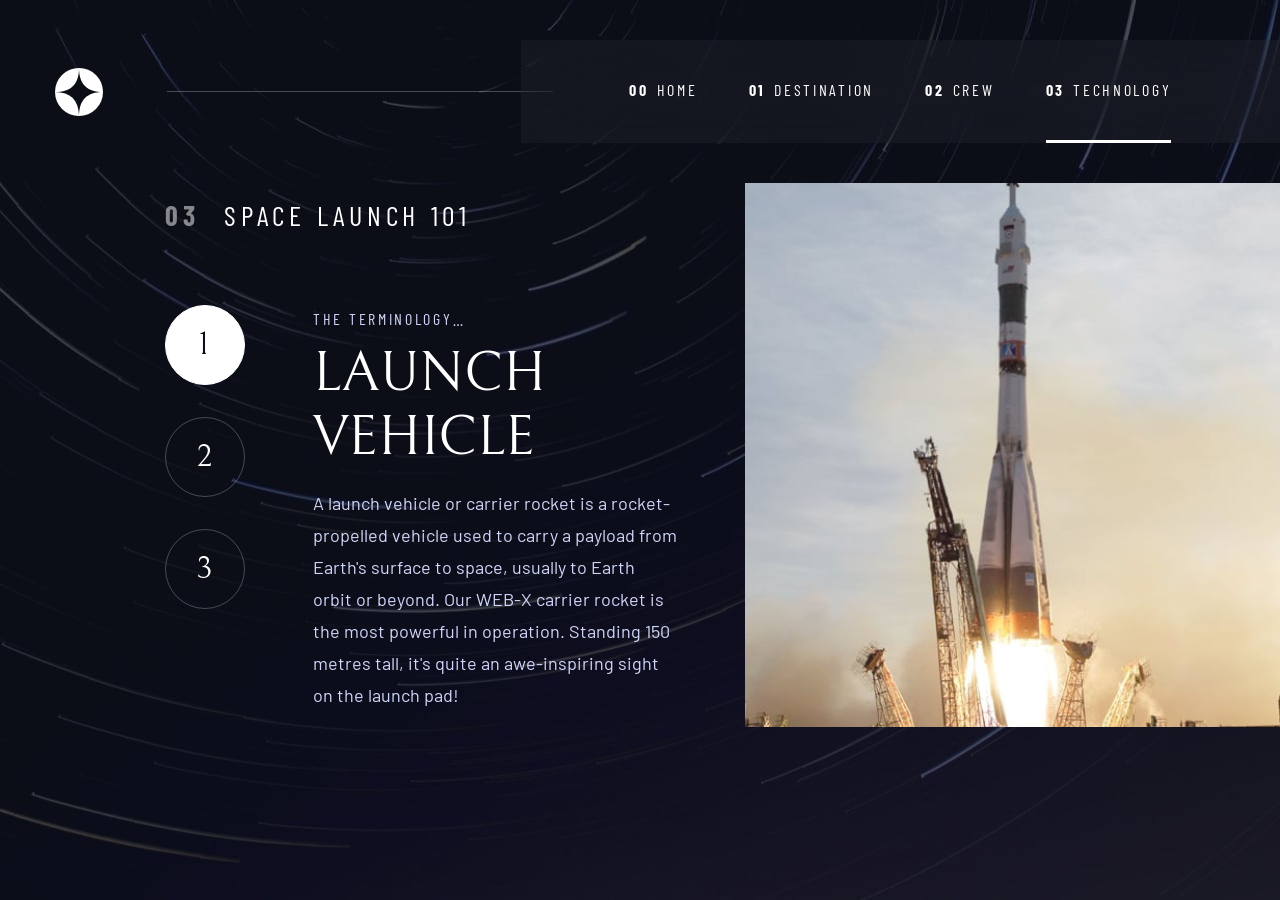
<file: technology-vehicle.html>
<!DOCTYPE html>
<html lang="en">
<head>
  <meta charset="UTF-8">
  <meta name="viewport" content="width=device-width, initial-scale=1.0">
  <meta name="description" content="Space tourism: pick a destination, meet the crew and discover the technology behind your trip.">
  <title>Launch vehicle | Space tourism website</title>
  <link rel="icon" type="image/png" sizes="32x32" href="assets/favicon-32x32.png">
  <link rel="preconnect" href="https://fonts.googleapis.com">
  <link rel="preconnect" href="https://fonts.gstatic.com" crossorigin>
  <link rel="stylesheet" href="https://fonts.googleapis.com/css2?family=Barlow+Condensed:wght@400;700&family=Barlow:wght@400&family=Bellefair&display=swap">
  <link rel="stylesheet" href="styles.css">
  <script>document.documentElement.classList.add('js')</script>
  <script src="menu.js" defer></script>
</head>
<body class="technology">
  <a class="skip-link" href="#main">Skip to content</a>
  <header class="site-header">
    <a class="logo" href="index.html"><img src="assets/shared/logo.svg" alt="Space tourism, home" width="48" height="48"></a>
    <button class="menu-toggle" type="button" aria-expanded="false" aria-controls="primary-nav">
      <img class="icon-open" src="assets/shared/icon-hamburger.svg" alt="" width="24" height="21">
      <img class="icon-close" src="assets/shared/icon-close.svg" alt="" width="20" height="21">
      <span class="sr-only">Menu</span>
    </button>
    <nav id="primary-nav" class="primary-nav" aria-label="Main">
        <ul>
          <li><a href="index.html"><span class="nav-index" aria-hidden="true">00</span> Home</a></li>
          <li><a href="destination-moon.html"><span class="nav-index" aria-hidden="true">01</span> Destination</a></li>
          <li><a href="crew-commander.html"><span class="nav-index" aria-hidden="true">02</span> Crew</a></li>
          <li><a href="technology-vehicle.html" aria-current="page"><span class="nav-index" aria-hidden="true">03</span> Technology</a></li>
        </ul>
    </nav>
  </header>
  <main id="main" class="main-technology">
    <h1 class="page-title"><span class="page-title-index" aria-hidden="true">03</span> Space launch 101</h1>
    <picture class="tech-image">
      <source media="(min-width: 64em)" srcset="assets/technology/image-launch-vehicle-portrait.jpg">
      <img src="assets/technology/image-launch-vehicle-landscape.jpg" alt="" width="768" height="310" fetchpriority="high">
    </picture>
    <div class="tech-body">
      <nav class="numbers" aria-label="Technologies">
        <ul>
          <li><a href="technology-vehicle.html" aria-current="page"><span aria-hidden="true">1</span><span class="sr-only">Launch vehicle</span></a></li>
          <li><a href="technology-spaceport.html"><span aria-hidden="true">2</span><span class="sr-only">Spaceport</span></a></li>
          <li><a href="technology-capsule.html"><span aria-hidden="true">3</span><span class="sr-only">Space capsule</span></a></li>
        </ul>
      </nav>
      <div class="tech-text">
        <h2><span class="label">The terminology…</span> <span class="name">Launch vehicle</span></h2>
        <p class="description">A launch vehicle or carrier rocket is a rocket-propelled vehicle used to carry a payload from Earth's surface to space, usually to Earth orbit or beyond. Our WEB-X carrier rocket is the most powerful in operation. Standing 150 metres tall, it's quite an awe-inspiring sight on the launch pad!</p>
      </div>
    </div>
  </main>
</body>
</html>
</file>
<file: styles.css>
/* ---------- Tokens ---------- */
:root {
  --navy-900: #0b0d17;
  --blue-300: #d0d6f9;
  --white: #fff;
  --divider: #383b4b;

  --font-display: "Bellefair", serif;
  --font-condensed: "Barlow Condensed", sans-serif;
  --font-body: "Barlow", sans-serif;

  --duration: 0.25s;
}

@media (prefers-reduced-motion: reduce) {
  :root {
    --duration: 0s;
  }
}

/* ---------- Reset / base ---------- */
*,
*::before,
*::after {
  box-sizing: border-box;
}

body,
h1,
h2,
p,
ul,
dl,
dd {
  margin: 0;
}

ul {
  padding: 0;
  list-style: none;
}

img {
  display: block;
  max-width: 100%;
}

a {
  color: inherit;
  text-decoration: none;
}

:focus-visible {
  outline: 2px solid var(--white);
  outline-offset: 4px;
}

body {
  min-height: 100vh;
  display: flex;
  flex-direction: column;
  background: var(--navy-900) center / cover no-repeat;
  color: var(--white);
  font-family: var(--font-body);
  font-size: 0.9375rem;
  line-height: 1.67;
}

.sr-only {
  position: absolute;
  width: 1px;
  height: 1px;
  margin: -1px;
  padding: 0;
  overflow: hidden;
  clip: rect(0 0 0 0);
  white-space: nowrap;
  border: 0;
}

.skip-link {
  position: absolute;
  top: 0;
  left: 1rem;
  z-index: 10;
  padding: 0.75rem 1rem;
  background: var(--white);
  color: var(--navy-900);
  font-family: var(--font-condensed);
  letter-spacing: 0.1em;
  text-transform: uppercase;
  transform: translateY(-120%);
}

.skip-link:focus {
  transform: none;
}

/* ---------- Page backgrounds (mobile first) ---------- */
body.home {
  background-image: url("assets/home/background-home-mobile.jpg");
}
body.destination {
  background-image: url("assets/destination/background-destination-mobile.jpg");
}
body.crew {
  background-image: url("assets/crew/background-crew-mobile.jpg");
}
body.technology {
  background-image: url("assets/technology/background-technology-mobile.jpg");
}

/* ---------- Header and navigation ---------- */
.site-header {
  position: relative;
  display: flex;
  flex-wrap: wrap;
  align-items: center;
  justify-content: space-between;
  padding: 1.5rem;
}

.logo img {
  width: 2.5rem;
  height: 2.5rem;
}

.menu-toggle {
  display: none;
  position: relative;
  z-index: 3;
  padding: 0.5rem;
  border: 0;
  background: none;
  cursor: pointer;
}

.js .menu-toggle {
  display: block;
}

.menu-toggle .icon-close,
.menu-toggle[aria-expanded="true"] .icon-open {
  display: none;
}

.menu-toggle[aria-expanded="true"] .icon-close {
  display: block;
}

.nav-index {
  font-weight: 700;
  margin-right: 0.15em;
}

.primary-nav {
  font-family: var(--font-condensed);
  font-size: 1rem;
  letter-spacing: 0.15em;
  text-transform: uppercase;
}

.primary-nav a {
  display: block;
}

/* No JavaScript: the menu stays visible, wrapping under the logo */
.primary-nav ul {
  display: flex;
  flex-wrap: wrap;
  gap: 0.5rem 1.5rem;
}

.primary-nav {
  flex-basis: 100%;
  margin-top: 1rem;
}

/* With JavaScript: off-canvas panel on small screens */
.js .site-header {
  flex-wrap: nowrap;
}

.js .primary-nav {
  position: fixed;
  inset: 0 0 0 auto;
  z-index: 2;
  width: min(15.875rem, 100%);
  margin: 0;
  padding: 7.375rem 0 0 2rem;
  overflow-y: auto;
  background: rgb(255 255 255 / 0.04);
  -webkit-backdrop-filter: blur(2.5rem);
  backdrop-filter: blur(2.5rem);
  transform: translateX(100%);
  visibility: hidden;
  transition: transform var(--duration) ease, visibility 0s linear var(--duration);
}

.js .primary-nav.is-open {
  transform: none;
  visibility: visible;
  transition: transform var(--duration) ease;
}

.js .primary-nav ul {
  display: block;
}

.js .primary-nav li + li {
  margin-top: 1.5rem;
}

.js .primary-nav a {
  padding-block: 0.25rem;
  border-right: 0.1875rem solid transparent;
}

.primary-nav a:hover {
  border-color: rgb(255 255 255 / 0.5);
}

.primary-nav a[aria-current="page"] {
  border-color: var(--white);
}

/* ---------- Shared page pieces ---------- */
main {
  flex: 1;
  padding: 1.5rem 1.5rem 3rem;
  text-align: center;
}

.page-title {
  font-family: var(--font-condensed);
  font-size: 1rem;
  font-weight: 400;
  letter-spacing: 0.169em;
  text-transform: uppercase;
}

.page-title-index {
  margin-right: 0.5em;
  font-weight: 700;
  opacity: 0.5; /* design uses 25% (2.19:1); 50% is 5.33:1 on the navy background */
}

.description {
  color: var(--blue-300);
}

.name {
  font-family: var(--font-display);
  font-weight: 400;
  line-height: 1.15;
  text-transform: uppercase;
}

/* Tabs (destination) */
.tabs ul {
  display: flex;
  justify-content: center;
  gap: 1.625rem;
}

.tabs a {
  display: block;
  padding-block: 0.5rem;
  border-bottom: 0.1875rem solid transparent;
  color: var(--blue-300);
  font-family: var(--font-condensed);
  font-size: 0.875rem;
  letter-spacing: 0.169em;
  text-transform: uppercase;
}

.tabs a:hover {
  border-color: rgb(255 255 255 / 0.5);
  color: var(--white);
}

.tabs a[aria-current="page"] {
  border-color: var(--white);
  color: var(--white);
}

/* Dots (crew) */
.dots ul {
  display: flex;
  justify-content: center;
}

.dots a {
  display: block;
  width: 1.5rem;
  height: 1.5rem;
  padding: 0.4375rem;
  background: var(--white) content-box;
  border-radius: 50%;
  opacity: 0.17;
  transition: opacity var(--duration);
}

.dots a:hover {
  opacity: 0.5;
}

.dots a[aria-current="page"] {
  opacity: 1;
}

/* Numbers (technology) */
.numbers ul {
  display: flex;
  justify-content: center;
  gap: 1rem;
}

.numbers a {
  display: grid;
  place-items: center;
  width: 2.5rem;
  height: 2.5rem;
  border: 1px solid rgb(255 255 255 / 0.25);
  border-radius: 50%;
  font-family: var(--font-display);
  font-size: 1rem;
  letter-spacing: 0.0625em;
  transition: border-color var(--duration);
}

.numbers a:hover {
  border-color: var(--white);
}

.numbers a[aria-current="page"] {
  border-color: var(--white);
  background: var(--white);
  color: var(--navy-900);
}

/* ---------- Home ---------- */
.main-home {
  display: flex;
  flex-direction: column;
  align-items: center;
  justify-content: space-between;
  gap: 5rem;
  padding-top: 1.5rem;
}

.main-home .tagline {
  display: block;
  color: var(--blue-300);
  font-family: var(--font-condensed);
  font-size: 1rem;
  font-weight: 400;
  letter-spacing: 0.169em;
  text-transform: uppercase;
}

.main-home .display {
  display: block;
  font-family: var(--font-display);
  font-size: 5rem;
  font-weight: 400;
  line-height: 1.25;
  text-transform: uppercase;
}

.main-home p {
  margin-top: 1rem;
  color: var(--blue-300);
}

.explore {
  display: grid;
  place-items: center;
  flex: none;
  width: 9.375rem;
  height: 9.375rem;
  border-radius: 50%;
  background: var(--white);
  color: var(--navy-900);
  font-family: var(--font-display);
  font-size: 1.25rem;
  letter-spacing: 0.0625em;
  text-transform: uppercase;
  transition: box-shadow var(--duration) ease;
}

.explore:hover,
.explore:focus-visible {
  box-shadow: 0 0 0 3.4375rem rgb(255 255 255 / 0.1);
}

/* ---------- Destination ---------- */
.destination-image img {
  width: 10.625rem;
  height: auto;
  margin: 2rem auto;
}

.destination .name {
  margin-top: 1.5rem;
  font-size: 3.5rem;
}

.destination .description {
  margin-top: 0.25rem;
  padding-bottom: 2rem;
}

.stats {
  padding-top: 2rem;
  border-top: 1px solid var(--divider);
}

.stats div + div {
  margin-top: 1.5rem;
}

.stats dt {
  color: var(--blue-300);
  font-family: var(--font-condensed);
  font-size: 0.875rem;
  letter-spacing: 0.169em;
  text-transform: uppercase;
}

.stats dd {
  margin-top: 0.75rem;
  font-family: var(--font-display);
  font-size: 1.75rem;
  text-transform: uppercase;
}

/* ---------- Crew ---------- */
.main-crew {
  display: grid;
  grid-template-areas: "title" "image" "dots" "text";
  justify-items: center;
  padding-bottom: 0;
}

.main-crew .page-title {
  grid-area: title;
}

.crew-body {
  display: contents;
}

.crew-image {
  grid-area: image;
  align-self: end;
  width: 100%;
  margin-top: 2rem;
  border-bottom: 1px solid var(--divider);
}

.crew-image img {
  width: auto;
  height: 13.875rem;
  margin-inline: auto;
}

.dots {
  grid-area: dots;
  margin-block: 1.5rem 2rem;
}

.crew-text {
  grid-area: text;
}

.crew-heading {
  font-weight: 400;
}

.crew-heading .role {
  display: block;
  font-family: var(--font-display);
  font-size: 1rem;
  text-transform: uppercase;
  opacity: 0.5;
}

.crew-heading .name {
  display: block;
  margin-top: 0.5rem;
  font-size: 1.5rem;
}

.crew-body .description {
  margin-top: 1rem;
  padding-bottom: 3rem;
}

/* ---------- Technology ---------- */
.main-technology {
  padding-inline: 0;
}

.main-technology .page-title {
  padding-inline: 1.5rem;
}

.tech-image img {
  width: 100%;
  height: 10.625rem;
  margin-top: 2rem;
  object-fit: cover;
}

.numbers {
  margin-top: 2rem;
}

.tech-text {
  padding: 2.5rem 1.5rem 0;
}

.tech-text .label {
  display: block;
  color: var(--blue-300);
  font-family: var(--font-condensed);
  font-size: 0.875rem;
  font-weight: 400;
  letter-spacing: 0.169em;
  text-transform: uppercase;
}

.tech-text .name {
  display: block;
  margin-top: 0.5rem;
  font-size: 1.5rem;
}

.tech-text .description {
  margin-top: 1rem;
}

/* ---------- Tablet (768px and up) ---------- */
@media (min-width: 48em) {
  body {
    font-size: 1rem;
    line-height: 1.75;
  }

  body.home {
    background-image: url("assets/home/background-home-tablet.jpg");
  }
  body.destination {
    background-image: url("assets/destination/background-destination-tablet.jpg");
  }
  body.crew {
    background-image: url("assets/crew/background-crew-tablet.jpg");
  }
  body.technology {
    background-image: url("assets/technology/background-technology-tablet.jpg");
  }

  .site-header {
    flex-wrap: nowrap;
    padding: 0 0 0 2.4375rem;
  }

  .logo img {
    width: 3rem;
    height: 3rem;
  }

  .menu-toggle,
  .js .menu-toggle {
    display: none;
  }

  /* Inline nav panel, whether or not JavaScript ran */
  .primary-nav,
  .js .primary-nav {
    position: static;
    flex-basis: auto;
    width: auto;
    margin: 0;
    padding: 0 3rem;
    transform: none;
    visibility: visible;
    transition: none;
    font-size: 0.875rem;
  }

  .primary-nav ul,
  .js .primary-nav ul {
    display: flex;
    flex-wrap: nowrap;
    gap: 2.9375rem;
  }

  .js .primary-nav li + li {
    margin-top: 0;
  }

  .primary-nav a,
  .js .primary-nav a {
    padding-block: 2.25rem;
    border-right: 0;
    border-bottom: 0.1875rem solid transparent;
  }

  .primary-nav a:hover {
    border-color: rgb(255 255 255 / 0.5);
  }

  .primary-nav a[aria-current="page"] {
    border-color: var(--white);
  }

  main {
    padding: 2.5rem 2.4375rem 3rem;
  }

  .page-title {
    font-size: 1.25rem;
    letter-spacing: 0.1875em;
    text-align: left;
  }

  .tabs a {
    font-size: 1rem;
    letter-spacing: 0.15em;
  }

  .tabs ul {
    gap: 2.1875rem;
  }

  /* Home */
  .main-home {
    justify-content: center;
    gap: 9.5rem;
    padding-top: 6.5rem;
  }

  .main-home .tagline {
    font-size: 1.25rem;
    letter-spacing: 0.2375em;
  }

  .main-home .display {
    font-size: 9.375rem;
  }

  .main-home p {
    max-width: 28rem;
    margin: 1rem auto 0;
  }

  .explore {
    width: 15.125rem;
    height: 15.125rem;
    font-size: 2rem;
    letter-spacing: 0.0625em;
  }

  .explore:hover,
  .explore:focus-visible {
    box-shadow: 0 0 0 5.5rem rgb(255 255 255 / 0.1);
  }

  /* Destination */
  .destination-image img {
    width: 18.75rem;
    margin-block: 3.75rem 3.25rem;
  }

  .destination-body {
    max-width: 35.75rem;
    margin-inline: auto;
  }

  .destination .name {
    font-size: 5rem;
  }

  .destination .description {
    padding-bottom: 3.25rem;
  }

  .stats {
    display: flex;
    justify-content: center;
    gap: 4.5rem;
    padding-top: 1.75rem;
  }

  .stats div + div {
    margin-top: 0;
  }

  /* Crew */
  .main-crew {
    grid-template-areas: "title" "text" "dots" "image";
    padding-bottom: 0;
  }

  .crew-text {
    max-width: 28.75rem;
    margin-top: 3.75rem;
  }

  .crew-heading .role {
    font-size: 1.5rem;
  }

  .crew-heading .name {
    font-size: 2.5rem;
  }

  .crew-body .description {
    max-width: 28.75rem;
    padding-bottom: 0;
    margin-inline: auto;
  }

  .dots {
    margin-block: 1.75rem 0;
  }

  .dots a {
    width: 1.5rem;
    height: 1.5rem;
  }

  .crew-image {
    margin-top: 1rem;
    border-bottom: 0;
  }

  .crew-image img {
    height: 33.25rem;
  }

  /* Technology */
  .main-technology {
    padding-inline: 0;
  }

  .main-technology .page-title {
    padding-inline: 2.4375rem;
  }

  .tech-image img {
    height: 19.375rem;
    margin-top: 3.75rem;
  }

  .numbers {
    margin-top: 3.75rem;
  }

  .numbers ul {
    gap: 1.5rem;
  }

  .numbers a {
    width: 3.5rem;
    height: 3.5rem;
    font-size: 1.5rem;
  }

  .tech-text {
    max-width: 35.75rem;
    margin-inline: auto;
    padding-top: 2.5rem;
  }

  .tech-text .label {
    font-size: 1rem;
  }

  .tech-text .name {
    font-size: 3.5rem;
  }
}

/* ---------- Desktop (1024px and up) ---------- */
@media (min-width: 64em) {
  body {
    font-size: 1.125rem;
    line-height: 1.78;
  }

  body.home {
    background-image: url("assets/home/background-home-desktop.jpg");
  }
  body.destination {
    background-image: url("assets/destination/background-destination-desktop.jpg");
  }
  body.crew {
    background-image: url("assets/crew/background-crew-desktop.jpg");
  }
  body.technology {
    background-image: url("assets/technology/background-technology-desktop.jpg");
  }

  .site-header {
    padding: 2.5rem 0 0 3.4375rem;
  }

  /* Rule between the logo and the nav panel */
  .site-header::before {
    content: "";
    order: 1;
    flex: 1;
    height: 1px;
    margin: 0 -2rem 0 4rem;
    background: rgb(255 255 255 / 0.25);
    position: relative;
    z-index: 1;
  }

  .primary-nav,
  .js .primary-nav {
    order: 2;
    width: min(51.875rem, 62%);
    padding-inline: clamp(2rem, 8.5vw, 7.6875rem);
    font-size: 1rem;
    letter-spacing: 0.16875em;
    background: rgb(255 255 255 / 0.04);
    -webkit-backdrop-filter: blur(2.5rem);
    backdrop-filter: blur(2.5rem);
  }

  .primary-nav ul,
  .js .primary-nav ul {
    justify-content: space-between;
    gap: 3rem;
  }

  main {
    padding: 0 10.3125rem 3rem;
  }

  .page-title {
    font-size: 1.75rem;
    letter-spacing: 0.169em;
    padding-top: 3rem;
  }

  .tabs a {
    font-size: 1rem;
  }

  /* Home */
  .main-home {
    flex-direction: row;
    align-items: flex-end;
    justify-content: space-between;
    gap: 2rem;
    padding: 0 10.3125rem 8.125rem;
    text-align: left;
  }

  .main-home .intro {
    max-width: 28.125rem;
  }

  .main-home .tagline {
    font-size: 1.75rem;
    letter-spacing: 0.169em;
  }

  .main-home p {
    max-width: none;
    margin: 1rem 0 0;
  }

  .explore {
    width: 17.125rem;
    height: 17.125rem;
    margin-right: 0;
  }

  /* Destination */
  .main-destination {
    display: grid;
    grid-template-columns: minmax(0, 1fr) minmax(0, 27.8125rem);
    grid-template-areas: "title title" "image body";
    column-gap: 7rem;
    align-content: start;
    align-items: start;
    text-align: left;
  }

  .main-destination .page-title {
    grid-area: title;
  }

  .destination-image {
    grid-area: image;
    justify-self: center;
  }

  .destination-image img {
    width: min(27.8125rem, 100%);
    margin: 4rem 0 0;
  }

  .destination-body {
    grid-area: body;
    max-width: none;
    margin: 4rem 0 0;
  }

  .tabs ul {
    justify-content: flex-start;
  }

  .destination .name {
    margin-top: 1.5rem;
    font-size: 6.25rem;
    line-height: 1.15;
  }

  .destination .description {
    margin-top: 0;
    padding-bottom: 3.5rem;
  }

  .stats {
    justify-content: flex-start;
    gap: 5rem;
    padding-top: 1.75rem;
  }

  /* Crew */
  .main-crew {
    grid-template-columns: minmax(0, 1fr) minmax(0, 33rem);
    grid-template-areas: "title image" "text image" "dots image";
    grid-template-rows: auto auto 1fr;
    column-gap: 4rem;
    justify-items: start;
    text-align: left;
  }

  .crew-text {
    margin-top: 4rem;
  }

  .crew-heading .role {
    font-size: 2rem;
  }

  .crew-heading .name {
    font-size: 3.5rem;
  }

  .crew-body .description {
    max-width: 28.125rem;
    margin: 1rem 0 0;
  }

  .dots {
    align-self: start;
    margin-block: 3.5rem 0;
  }

  .dots ul {
    justify-content: flex-start;
    gap: 1rem;
  }

  .dots a {
    width: 1.875rem;
    height: 1.875rem;
  }

  .crew-image {
    justify-self: end;
    margin: 0;
  }

  .crew-image img {
    height: min(44.5rem, calc(100vh - 7rem));
    margin-inline: 0;
  }

  /* Technology */
  .main-technology {
    display: grid;
    grid-template-columns: auto minmax(0, 1fr) minmax(0, 33.4375rem);
    grid-template-areas: "title title image" "numbers text image";
    grid-template-rows: auto 1fr;
    column-gap: 4.25rem;
    align-items: start;
    padding: 0 0 0 10.3125rem;
    text-align: left;
  }

  .main-technology .page-title {
    grid-area: title;
    padding-inline: 0;
  }

  .tech-image {
    grid-area: image;
    justify-self: end;
    margin-top: 0;
  }

  .tech-image img {
    width: 33.4375rem;
    height: min(34rem, 80vh);
    margin-top: 2.5rem;
  }

  .tech-body {
    display: contents;
  }

  .numbers {
    grid-area: numbers;
    margin-top: 4rem;
  }

  .numbers ul {
    flex-direction: column;
    gap: 2rem;
  }

  .numbers a {
    width: 5rem;
    height: 5rem;
    font-size: 2rem;
  }

  .tech-text {
    grid-area: text;
    margin: 4rem 0 0;
    padding: 0;
  }

  .tech-text .description {
    max-width: 28.125rem;
  }

  .tech-text .label {
    font-size: 1rem;
  }

  .tech-text .name {
    font-size: 3.5rem;
  }
}
</file>
